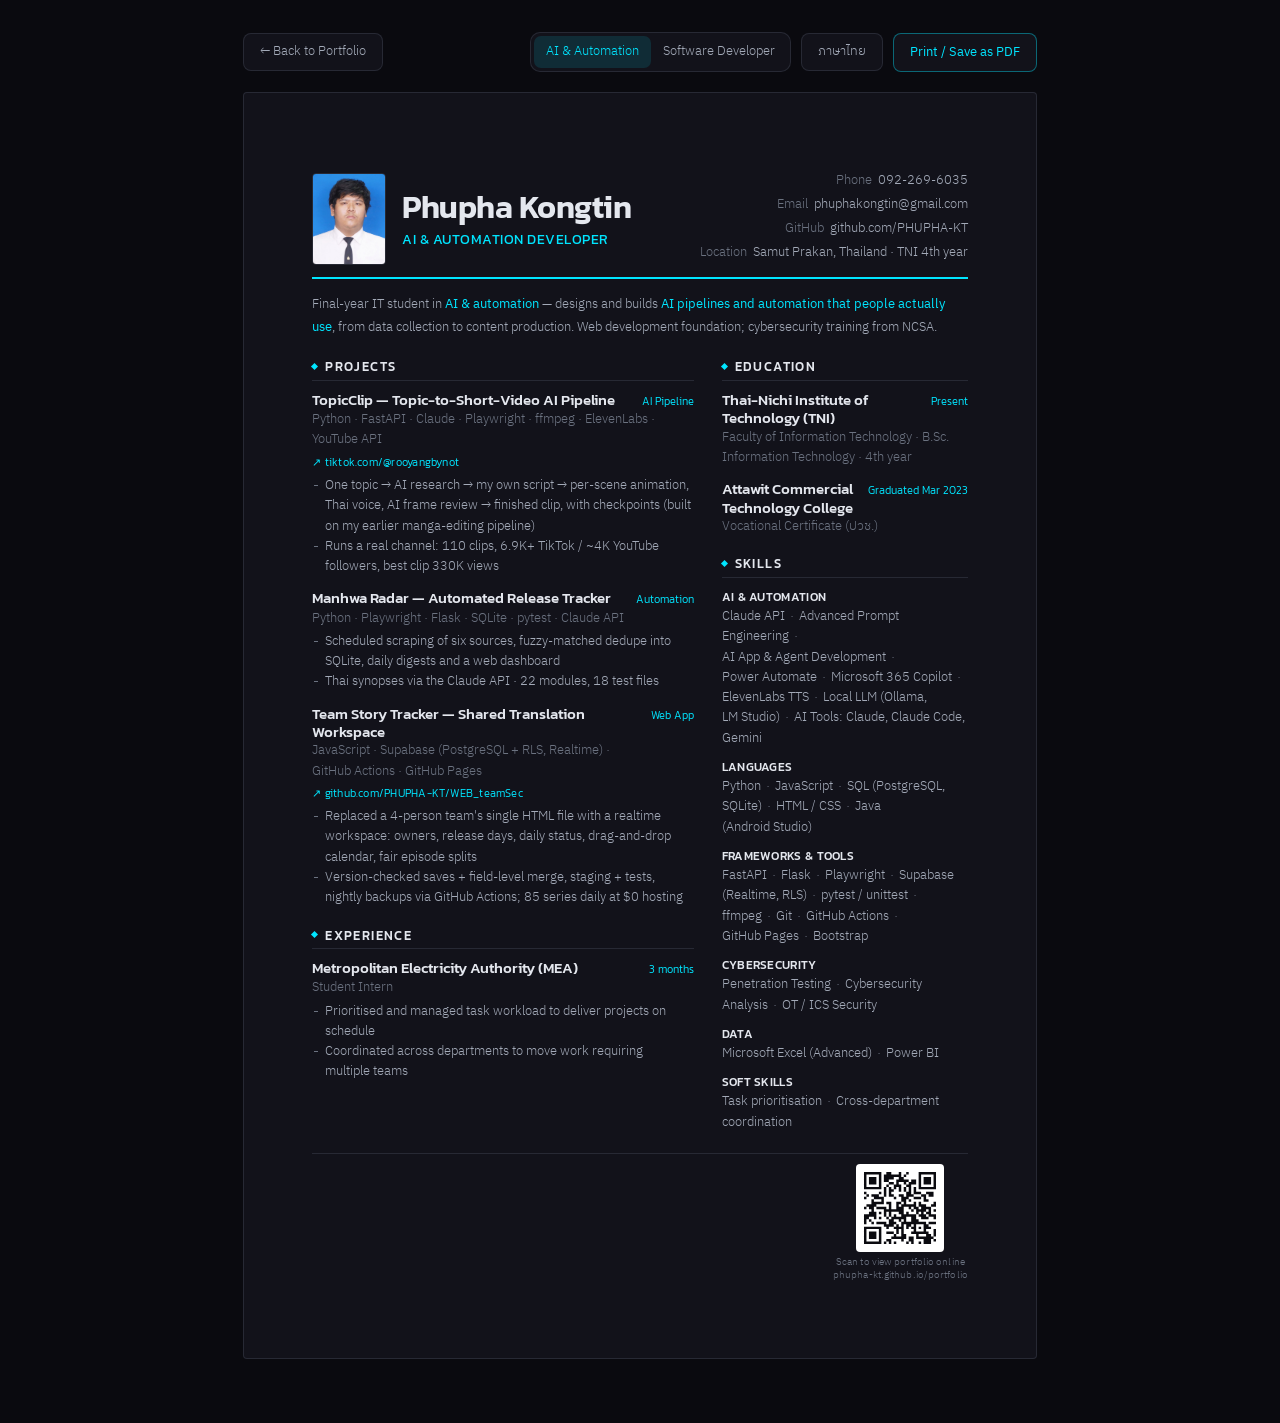
<file: resume-en.html>
<!DOCTYPE html>
<html lang="en" data-track="ai">
<head>
  <meta charset="UTF-8" />
  <meta name="viewport" content="width=device-width, initial-scale=1.0" />

  <title>Resume — Phupha Kongtin | AI &amp; Automation</title>
  <meta name="description" content="Resume of Phupha Kongtin, Information Technology student at Thai-Nichi Institute of Technology — AI &amp; automation and software development." />
  <meta name="theme-color" content="#0a0a0f" />

  <link rel="icon" href="data:image/svg+xml,%3Csvg xmlns='http://www.w3.org/2000/svg' viewBox='0 0 32 32'%3E%3Cpolygon points='16,2 29,9.5 29,24.5 16,30 3,24.5 3,9.5' fill='none' stroke='%2300e5ff' stroke-width='2.5'/%3E%3Ccircle cx='16' cy='16' r='4' fill='%2300e5ff'/%3E%3C/svg%3E" />

  <link rel="preconnect" href="https://fonts.googleapis.com" />
  <link rel="preconnect" href="https://fonts.gstatic.com" crossorigin />
  <link href="https://fonts.googleapis.com/css2?family=Kanit:wght@300;400;500;600&family=IBM+Plex+Sans+Thai:wght@300;400;500;600&display=swap" rel="stylesheet" />

  <link rel="stylesheet" href="resume.css?v=202611120557" />
  <script src="resume-track.js?v=202611120557"></script>
</head>
<body>

  <!-- Screen-only controls; hidden when printing -->
  <div class="toolbar no-print">
    <a href="index.html" class="tool-btn toolbar-spacer">← Back to Portfolio</a>
    <nav class="track-switch" aria-label="Choose a track">
      <a href="?track=ai" data-track-link="ai">AI &amp; Automation</a>
      <a href="?track=dev" data-track-link="dev">Software Developer</a>
    </nav>
    <a href="resume.html" class="tool-btn" data-keep-track>ภาษาไทย</a>
    <button class="tool-btn primary" type="button" onclick="window.print()">Print / Save as PDF</button>
  </div>

  <article class="sheet">

    <!-- ===================== HEADER ===================== -->
    <header class="r-head">
      <div class="r-head-id">
        <img class="r-photo" src="profile.jpg" alt="Phupha Kongtin" width="800" height="1059" />
        <div>
          <h1 class="r-name">Phupha Kongtin</h1>
          <p class="r-title">
            <span data-only="ai">AI &amp; AUTOMATION DEVELOPER</span>
            <span data-only="dev">SOFTWARE DEVELOPER&nbsp;· WEB</span>
          </p>
        </div>
      </div>
      <ul class="r-contact">
        <li><span class="label">Phone</span><a href="tel:+66922696035">092-269-6035</a></li>
        <li><span class="label">Email</span><a href="mailto:phuphakongtin@gmail.com">phuphakongtin@gmail.com</a></li>
        <li><span class="label">GitHub</span><a href="https://github.com/PHUPHA-KT">github.com/PHUPHA-KT</a></li>
        <li><span class="label">Location</span>Samut Prakan, Thailand&nbsp;· TNI <span class="nw">4th year</span></li>
      </ul>
    </header>

    <p class="r-summary" data-only="ai">
      Final-year IT student in <em><span class="nw">AI &amp; automation</span></em>&nbsp;— designs and builds <em>AI pipelines and automation that people actually use</em>,
      from data collection to content production. Web development foundation; cybersecurity training <span class="nw">from NCSA.</span>
    </p>
    <p class="r-summary" data-only="dev">
      Final-year IT student in <em><span class="nw">software development</span></em>&nbsp;— builds <em>web apps and backends used daily</em>,
      with tests and CI, using AI tools deliberately. Cybersecurity training <span class="nw">from NCSA.</span>
    </p>

    <div class="r-body">

      <!-- ===================== MAIN COLUMN ===================== -->
      <div class="r-main">

        <section>
          <h2 class="r-h2">Projects</h2>
          <!-- Order per track: --ai / --dev -->
          <div class="r-projects">
            <div class="entry r-proj" style="--ai: 1; --dev: 2">
              <div class="entry-top">
                <h3 class="entry-org">TopicClip&nbsp;— Topic-to-Short-Video AI Pipeline</h3>
                <span class="entry-when">AI Pipeline</span>
              </div>
              <p class="entry-role">Python&nbsp;· FastAPI&nbsp;· Claude&nbsp;· Playwright&nbsp;· ffmpeg&nbsp;· ElevenLabs&nbsp;· <span class="nw">YouTube API</span></p>
              <a class="r-proj-link" href="https://www.tiktok.com/@rooyangbynot">tiktok.com/@rooyangbynot</a>
              <ul class="entry-desc">
                <li>One topic → AI research → my own script → per-scene animation, Thai voice, AI frame review → finished clip, with checkpoints (built on my earlier manga-editing pipeline)</li>
                <li data-only="ai">Runs a real channel: 110 clips, 6.9K+ TikTok / ~4K YouTube followers, best clip 330K views</li>
                <li data-only="dev">Runs a real channel: 110 clips, 6.9K+ TikTok / ~4K YouTube followers, best clip 330K views; 136 tests</li>
              </ul>
            </div>


            <div class="entry r-proj" style="--ai: 2; --dev: 3">
              <div class="entry-top">
                <h3 class="entry-org">Manhwa Radar&nbsp;— Automated Release Tracker</h3>
                <span class="entry-when">Automation</span>
              </div>
              <p class="entry-role">Python&nbsp;· Playwright&nbsp;· Flask&nbsp;· SQLite&nbsp;· pytest&nbsp;· <span class="nw">Claude API</span></p>
              <ul class="entry-desc">
                <li>Scheduled scraping of six sources, <span class="nw">fuzzy-matched</span> dedupe into SQLite, daily digests and a web dashboard</li>
                <li data-only="ai">Thai synopses via the <span class="nw">Claude API</span>&nbsp;· 22 modules, 18 test files</li>
                <li data-only="dev">22 modules, 18 pytest files; Thai synopses via the <span class="nw">Claude API</span></li>
              </ul>
            </div>

            <div class="entry r-proj" style="--ai: 5; --dev: 4" data-only="dev">
              <div class="entry-top">
                <h3 class="entry-org">FinQuest&nbsp;— Gamified Personal Finance App</h3>
                <span class="entry-when">Mobile App</span>
              </div>
              <p class="entry-role">Two-person team project&nbsp;· with Phuminan Kuroda</p>
              <ul class="entry-desc">
                <li>Income/expense logging with a real-time balance, doughnut chart, and <span class="nw">Level &amp; XP</span> daily missions to build saving habits</li>
                <li>Financial Clinic based on the 50/30/20 rule, bill splitter with receipt photos, TH/EN and dark/light themes</li>
              </ul>
            </div>

            <div class="entry r-proj" style="--ai: 3; --dev: 1">
              <div class="entry-top">
                <h3 class="entry-org">Team Story Tracker&nbsp;— Shared Translation Workspace</h3>
                <span class="entry-when">Web App</span>
              </div>
              <p class="entry-role">JavaScript&nbsp;· Supabase (PostgreSQL + <span class="nw">RLS</span>, Realtime)&nbsp;· <span class="nw">GitHub Actions</span>&nbsp;· <span class="nw">GitHub Pages</span></p>
              <a class="r-proj-link" href="https://github.com/PHUPHA-KT/WEB_teamSec">github.com/PHUPHA-KT/WEB_teamSec</a>
              <ul class="entry-desc">
                <li>Replaced a 4-person team's single HTML file with a realtime workspace: owners, release days, daily status, drag-and-drop calendar, fair episode splits</li>
                <li>Version-checked saves + field-level merge, staging + tests, nightly backups via GitHub Actions; 85 series daily at $0 hosting</li>
              </ul>
            </div>
          </div>
        </section>

        <section>
          <h2 class="r-h2">Experience</h2>
          <div class="entry">
            <div class="entry-top">
              <h3 class="entry-org">Metropolitan Electricity <span class="nw">Authority (MEA)</span></h3>
              <span class="entry-when">3 months</span>
            </div>
            <p class="entry-role">Student Intern</p>
            <ul class="entry-desc">
              <li>Prioritised and managed task workload to deliver projects on schedule</li>
              <li>Coordinated across departments to move work requiring <span class="nw">multiple teams</span></li>
            </ul>
          </div>
        </section>

      </div>

      <!-- ===================== SIDE COLUMN ===================== -->
      <div class="r-side">

        <section>
          <h2 class="r-h2">Education</h2>
          <div class="entry">
            <div class="entry-top">
              <h3 class="entry-org">Thai-Nichi Institute of <span class="nw">Technology (TNI)</span></h3>
              <span class="entry-when">Present</span>
            </div>
            <p class="entry-role">Faculty of Information Technology&nbsp;· B.Sc. Information Technology&nbsp;· <span class="nw">4th year</span></p>
          </div>
          <div class="entry">
            <div class="entry-top">
              <h3 class="entry-org">Attawit Commercial Technology College</h3>
              <span class="entry-when">Graduated Mar 2023</span>
            </div>
            <p class="entry-role">Vocational Certificate (ปวช.)</p>
          </div>
        </section>

        <section>
          <h2 class="r-h2">Skills</h2>
          <!-- Order per track: --ai / --dev -->
          <div class="r-skills">
            <div class="skill-row" style="--ai: 1; --dev: 3">
              <p class="skill-name">AI &amp; AUTOMATION</p>
              <p class="skill-list">
                <span class="nw">Claude API</span><span class="sep">·</span><wbr>Advanced Prompt Engineering<span class="sep">·</span><wbr><span class="nw">AI App &amp; Agent Development</span><span class="sep">·</span><wbr><span class="nw">Power Automate</span><span class="sep">·</span><wbr><span class="nw">Microsoft 365 Copilot</span><span class="sep">·</span><wbr>ElevenLabs TTS<span class="sep">·</span><wbr>Local LLM (Ollama, <span class="nw">LM Studio</span>)<span class="sep">·</span><wbr>AI Tools: Claude, <span class="nw">Claude Code</span>, Gemini
              </p>
            </div>

            <div class="skill-row" style="--ai: 2; --dev: 1">
              <p class="skill-name">LANGUAGES</p>
              <p class="skill-list">
                Python<span class="sep">·</span><wbr>JavaScript<span class="sep">·</span><wbr>SQL (PostgreSQL, SQLite)<span class="sep">·</span><wbr>HTML / CSS<span class="sep">·</span><wbr>Java (<span class="nw">Android Studio</span>)
              </p>
            </div>

            <div class="skill-row" style="--ai: 3; --dev: 2">
              <p class="skill-name">FRAMEWORKS &amp; TOOLS</p>
              <p class="skill-list">
                FastAPI<span class="sep">·</span><wbr>Flask<span class="sep">·</span><wbr>Playwright<span class="sep">·</span><wbr>Supabase (Realtime, <span class="nw">RLS</span>)<span class="sep">·</span><wbr>pytest / unittest<span class="sep">·</span><wbr>ffmpeg<span class="sep">·</span><wbr>Git<span class="sep">·</span><wbr><span class="nw">GitHub Actions</span><span class="sep">·</span><wbr><span class="nw">GitHub Pages</span><span class="sep">·</span><wbr>Bootstrap
              </p>
            </div>

            <div class="skill-row" style="--ai: 5; --dev: 4">
              <p class="skill-name">DATA</p>
              <p class="skill-list">
                Microsoft Excel (Advanced)<span class="sep">·</span><wbr><span class="nw">Power BI</span>
              </p>
            </div>

            <div class="skill-row" style="--ai: 4; --dev: 5">
              <p class="skill-name">CYBERSECURITY</p>
              <p class="skill-list">
                Penetration Testing<span class="sep">·</span><wbr>Cybersecurity Analysis<span class="sep">·</span><wbr>OT / ICS Security
              </p>
            </div>

            <div class="skill-row" style="--ai: 6; --dev: 6">
              <p class="skill-name">SOFT SKILLS</p>
              <p class="skill-list">
                Task prioritisation<span class="sep">·</span><wbr>Cross-department coordination
              </p>
            </div>
          </div>
        </section>

      </div>
    </div>

    <footer class="r-foot">
      <figure class="r-qr">
        <img src="qr.svg" alt="QR code to online portfolio" width="88" height="88" />
        <figcaption>Scan to view portfolio online<br />phupha-kt.github.io/portfolio</figcaption>
      </figure>
    </footer>

  </article>

</body>
</html>
</file>
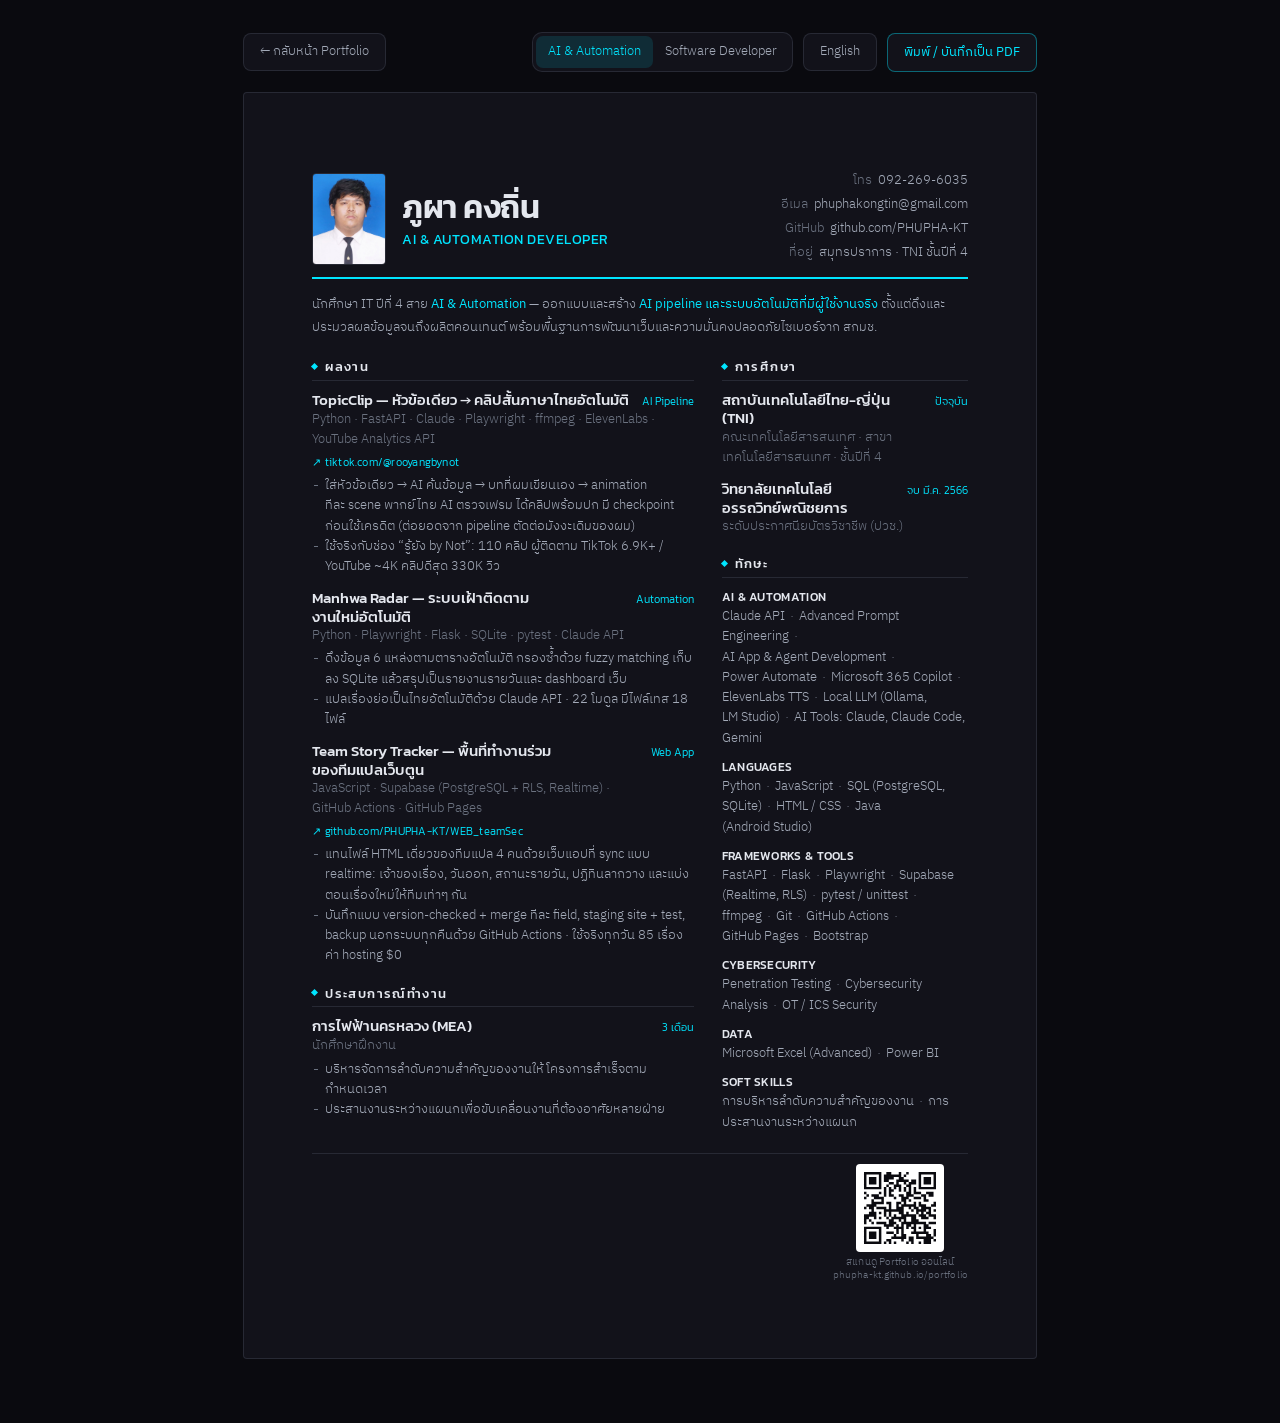
<file: resume.html>
<!DOCTYPE html>
<html lang="th" data-track="ai">
<head>
  <meta charset="UTF-8" />
  <meta name="viewport" content="width=device-width, initial-scale=1.0" />

  <title>Resume — ภูผา คงถิ่น | AI &amp; Automation</title>
  <meta name="description" content="เรซูเม่ของ ภูผา คงถิ่น นักศึกษาเทคโนโลยีสารสนเทศ สถาบันเทคโนโลยีไทย-ญี่ปุ่น — AI &amp; Automation และ Software Development" />
  <meta name="theme-color" content="#0a0a0f" />

  <link rel="icon" href="data:image/svg+xml,%3Csvg xmlns='http://www.w3.org/2000/svg' viewBox='0 0 32 32'%3E%3Cpolygon points='16,2 29,9.5 29,24.5 16,30 3,24.5 3,9.5' fill='none' stroke='%2300e5ff' stroke-width='2.5'/%3E%3Ccircle cx='16' cy='16' r='4' fill='%2300e5ff'/%3E%3C/svg%3E" />

  <link rel="preconnect" href="https://fonts.googleapis.com" />
  <link rel="preconnect" href="https://fonts.gstatic.com" crossorigin />
  <link href="https://fonts.googleapis.com/css2?family=Kanit:wght@300;400;500;600&family=IBM+Plex+Sans+Thai:wght@300;400;500;600&display=swap" rel="stylesheet" />

  <link rel="stylesheet" href="resume.css?v=202611120557" />
  <script src="resume-track.js?v=202611120557"></script>
</head>
<body>

  <!-- Screen-only controls; hidden when printing -->
  <div class="toolbar no-print">
    <a href="index.html" class="tool-btn toolbar-spacer">← กลับหน้า Portfolio</a>
    <nav class="track-switch" aria-label="เลือกสายงาน">
      <a href="?track=ai" data-track-link="ai">AI &amp; Automation</a>
      <a href="?track=dev" data-track-link="dev">Software Developer</a>
    </nav>
    <a href="resume-en.html" class="tool-btn" data-keep-track>English</a>
    <button class="tool-btn primary" type="button" onclick="window.print()">พิมพ์ / บันทึกเป็น PDF</button>
  </div>

  <article class="sheet">

    <!-- ===================== HEADER ===================== -->
    <header class="r-head">
      <div class="r-head-id">
        <img class="r-photo" src="profile.jpg" alt="ภูผา คงถิ่น" width="800" height="1059" />
        <div>
          <h1 class="r-name">ภูผา คงถิ่น</h1>
          <p class="r-title">
            <span data-only="ai">AI &amp; AUTOMATION DEVELOPER</span>
            <span data-only="dev">SOFTWARE DEVELOPER&nbsp;· WEB</span>
          </p>
        </div>
      </div>
      <ul class="r-contact">
        <li><span class="label">โทร</span><a href="tel:+66922696035">092-269-6035</a></li>
        <li><span class="label">อีเมล</span><a href="mailto:phuphakongtin@gmail.com">phuphakongtin@gmail.com</a></li>
        <li><span class="label">GitHub</span><a href="https://github.com/PHUPHA-KT">github.com/PHUPHA-KT</a></li>
        <li><span class="label">ที่อยู่</span>สมุทรปราการ&nbsp;· TNI <span class="nw">ชั้นปีที่ 4</span></li>
      </ul>
    </header>

    <p class="r-summary" data-only="ai">
      นักศึกษา IT ปีที่ 4 สาย <em><span class="nw">AI &amp; Automation</span></em>&nbsp;— ออกแบบและสร้าง<em> AI pipeline และ<span class="nw">ระบบอัตโนมัติ</span>ที่มีผู้ใช้งานจริง</em>
      ตั้งแต่ดึงและประมวลผลข้อมูลจนถึงผลิตคอนเทนต์ พร้อมพื้นฐานการพัฒนาเว็บและ<span class="nw">ความมั่นคงปลอดภัยไซเบอร์</span>จาก <span class="nw">สกมช.</span>
    </p>
    <p class="r-summary" data-only="dev">
      นักศึกษา IT ปีที่ 4 สาย <em><span class="nw">Software Development</span></em>&nbsp;— สร้าง<em>เว็บแอปและ backend ที่ใช้งานจริงทุกวัน</em>
      ใส่ใจคุณภาพด้วย test และ CI ใช้ AI เร่งงานอย่างเป็นระบบ พร้อมพื้นฐาน<span class="nw">ความมั่นคงปลอดภัยไซเบอร์</span>จาก <span class="nw">สกมช.</span>
    </p>

    <div class="r-body">

      <!-- ===================== MAIN COLUMN ===================== -->
      <div class="r-main">

        <section>
          <h2 class="r-h2">ผลงาน</h2>
          <!-- Order per track: --ai / --dev -->
          <div class="r-projects">
            <div class="entry r-proj" style="--ai: 1; --dev: 2">
              <div class="entry-top">
                <h3 class="entry-org">TopicClip&nbsp;— <span class="nw">หัวข้อเดียว</span> → <span class="nw">คลิปสั้นภาษาไทยอัตโนมัติ</span></h3>
                <span class="entry-when">AI Pipeline</span>
              </div>
              <p class="entry-role">Python&nbsp;· FastAPI&nbsp;· Claude&nbsp;· Playwright&nbsp;· ffmpeg&nbsp;· ElevenLabs&nbsp;· <span class="nw">YouTube Analytics API</span></p>
              <a class="r-proj-link" href="https://www.tiktok.com/@rooyangbynot">tiktok.com/@rooyangbynot</a>
              <ul class="entry-desc">
                <li>ใส่หัวข้อเดียว → AI ค้นข้อมูล → บทที่ผมเขียนเอง → animation <span class="nw">ทีละ scene</span> พากย์ไทย AI ตรวจเฟรม ได้คลิปพร้อมปก มี checkpoint ก่อนใช้เครดิต (ต่อยอดจาก pipeline ตัดต่อมังงะเดิมของผม)</li>
                <li data-only="ai">ใช้จริงกับช่อง “รู้ยัง by Not”: 110 คลิป ผู้ติดตาม TikTok 6.9K+ / YouTube ~4K คลิปดีสุด 330K วิว</li>
                <li data-only="dev">ใช้จริงกับช่อง “รู้ยัง by Not”: 110 คลิป ผู้ติดตาม TikTok 6.9K+ / YouTube ~4K คลิปดีสุด 330K วิว&nbsp;· 136 tests</li>
              </ul>
            </div>


            <div class="entry r-proj" style="--ai: 2; --dev: 3">
              <div class="entry-top">
                <h3 class="entry-org">Manhwa Radar&nbsp;— <span class="nw">ระบบเฝ้าติดตาม</span><span class="nw">งานใหม่อัตโนมัติ</span></h3>
                <span class="entry-when">Automation</span>
              </div>
              <p class="entry-role">Python&nbsp;· Playwright&nbsp;· Flask&nbsp;· SQLite&nbsp;· pytest&nbsp;· <span class="nw">Claude API</span></p>
              <ul class="entry-desc">
                <li>ดึงข้อมูล 6 แหล่งตามตารางอัตโนมัติ กรองซ้ำด้วย <span class="nw">fuzzy matching</span> เก็บลง SQLite แล้วสรุปเป็นรายงาน<span class="nw">รายวัน</span>และ dashboard เว็บ</li>
                <li data-only="ai">แปลเรื่องย่อเป็นไทยอัตโนมัติด้วย <span class="nw">Claude API</span>&nbsp;· 22 โมดูล มีไฟล์เทส 18 ไฟล์</li>
                <li data-only="dev">22 โมดูล ทดสอบด้วย pytest 18 ไฟล์ และแปลเรื่องย่อเป็นไทยอัตโนมัติด้วย <span class="nw">Claude API</span></li>
              </ul>
            </div>

            <div class="entry r-proj" style="--ai: 5; --dev: 4" data-only="dev">
              <div class="entry-top">
                <h3 class="entry-org">FinQuest&nbsp;— <span class="nw">แอปการเงินส่วนตัวแบบเกม</span></h3>
                <span class="entry-when">Mobile App</span>
              </div>
              <p class="entry-role">โปรเจกต์ทีม 2 คน&nbsp;· ร่วมพัฒนากับ <span class="nw">ภูมินันท์ คูโรดะ</span></p>
              <ul class="entry-desc">
                <li>บันทึก<span class="nw">รายรับ-รายจ่าย</span> สรุปยอดแบบ real-time พร้อม doughnut chart และระบบ <span class="nw">Level &amp; XP</span> กับ<span class="nw">ภารกิจประจำวัน</span></li>
                <li>Financial Clinic วิเคราะห์<span class="nw">สุขภาพการเงิน</span>ตามหลัก 50/30/20, Bill Splitter <span class="nw">หารบิล</span>พร้อมถ่ายรูปบิล, รองรับ TH/EN และ Dark/Light mode</li>
              </ul>
            </div>

            <div class="entry r-proj" style="--ai: 3; --dev: 1">
              <div class="entry-top">
                <h3 class="entry-org">Team Story Tracker&nbsp;— <span class="nw">พื้นที่ทำงานร่วม</span><span class="nw">ของทีมแปลเว็บตูน</span></h3>
                <span class="entry-when">Web App</span>
              </div>
              <p class="entry-role">JavaScript&nbsp;· Supabase (PostgreSQL + <span class="nw">RLS</span>, Realtime)&nbsp;· <span class="nw">GitHub Actions</span>&nbsp;· <span class="nw">GitHub Pages</span></p>
              <a class="r-proj-link" href="https://github.com/PHUPHA-KT/WEB_teamSec">github.com/PHUPHA-KT/WEB_teamSec</a>
              <ul class="entry-desc">
                <li>แทนไฟล์ HTML เดี่ยวของทีมแปล 4 คนด้วยเว็บแอปที่ sync แบบ realtime: เจ้าของเรื่อง, วันออก, <span class="nw">สถานะรายวัน</span>, ปฏิทินลากวาง และแบ่งตอน<span class="nw">เรื่องใหม่</span>ให้ทีมเท่าๆ กัน</li>
                <li>บันทึกแบบ version-checked + merge ทีละ field, staging site + test, backup นอกระบบทุกคืนด้วย <span class="nw">GitHub Actions</span>&nbsp;· ใช้จริงทุกวัน 85 เรื่อง ค่า hosting $0</li>
              </ul>
            </div>
          </div>
        </section>

        <section>
          <h2 class="r-h2">ประสบการณ์ทำงาน</h2>
          <div class="entry">
            <div class="entry-top">
              <h3 class="entry-org">การไฟฟ้านครหลวง (MEA)</h3>
              <span class="entry-when">3 เดือน</span>
            </div>
            <p class="entry-role">นักศึกษาฝึกงาน</p>
            <ul class="entry-desc">
              <li>บริหารจัดการลำดับความสำคัญของงานให้โครงการสำเร็จตาม<span class="nw">กำหนดเวลา</span></li>
              <li><span class="nw">ประสานงาน</span><span class="nw">ระหว่างแผนก</span>เพื่อขับเคลื่อนงานที่ต้องอาศัย<span class="nw">หลายฝ่าย</span></li>
            </ul>
          </div>
        </section>

      </div>

      <!-- ===================== SIDE COLUMN ===================== -->
      <div class="r-side">

        <section>
          <h2 class="r-h2">การศึกษา</h2>
          <div class="entry">
            <div class="entry-top">
              <h3 class="entry-org"><span class="nw">สถาบันเทคโนโลยีไทย-ญี่ปุ่น</span> (TNI)</h3>
              <span class="entry-when">ปัจจุบัน</span>
            </div>
            <p class="entry-role">คณะ<span class="nw">เทคโนโลยีสารสนเทศ&nbsp;·</span> สาขา<span class="nw">เทคโนโลยีสารสนเทศ&nbsp;·</span> <span class="nw">ชั้นปีที่ 4</span></p>
          </div>
          <div class="entry">
            <div class="entry-top">
              <h3 class="entry-org">วิทยาลัยเทคโนโลยี<span class="nw">อรรถวิทย์พณิชยการ</span></h3>
              <span class="entry-when">จบ มี.ค. 2566</span>
            </div>
            <p class="entry-role">ระดับ<span class="nw">ประกาศนียบัตรวิชาชีพ</span> (ปวช.)</p>
          </div>
        </section>

        <section>
          <h2 class="r-h2">ทักษะ</h2>
          <!-- Order per track: --ai / --dev -->
          <div class="r-skills">
            <div class="skill-row" style="--ai: 1; --dev: 3">
              <p class="skill-name">AI &amp; AUTOMATION</p>
              <p class="skill-list">
                <span class="nw">Claude API</span><span class="sep">·</span><wbr>Advanced Prompt Engineering<span class="sep">·</span><wbr><span class="nw">AI App &amp; Agent Development</span><span class="sep">·</span><wbr><span class="nw">Power Automate</span><span class="sep">·</span><wbr><span class="nw">Microsoft 365 Copilot</span><span class="sep">·</span><wbr>ElevenLabs TTS<span class="sep">·</span><wbr>Local LLM (Ollama, <span class="nw">LM Studio</span>)<span class="sep">·</span><wbr>AI Tools: Claude, <span class="nw">Claude Code</span>, Gemini
              </p>
            </div>

            <div class="skill-row" style="--ai: 2; --dev: 1">
              <p class="skill-name">LANGUAGES</p>
              <p class="skill-list">
                Python<span class="sep">·</span><wbr>JavaScript<span class="sep">·</span><wbr>SQL (PostgreSQL, SQLite)<span class="sep">·</span><wbr>HTML / CSS<span class="sep">·</span><wbr>Java (<span class="nw">Android Studio</span>)
              </p>
            </div>

            <div class="skill-row" style="--ai: 3; --dev: 2">
              <p class="skill-name">FRAMEWORKS &amp; TOOLS</p>
              <p class="skill-list">
                FastAPI<span class="sep">·</span><wbr>Flask<span class="sep">·</span><wbr>Playwright<span class="sep">·</span><wbr>Supabase (Realtime, <span class="nw">RLS</span>)<span class="sep">·</span><wbr>pytest / unittest<span class="sep">·</span><wbr>ffmpeg<span class="sep">·</span><wbr>Git<span class="sep">·</span><wbr><span class="nw">GitHub Actions</span><span class="sep">·</span><wbr><span class="nw">GitHub Pages</span><span class="sep">·</span><wbr>Bootstrap
              </p>
            </div>

            <div class="skill-row" style="--ai: 5; --dev: 4">
              <p class="skill-name">DATA</p>
              <p class="skill-list">
                Microsoft Excel (Advanced)<span class="sep">·</span><wbr><span class="nw">Power BI</span>
              </p>
            </div>

            <div class="skill-row" style="--ai: 4; --dev: 5">
              <p class="skill-name">CYBERSECURITY</p>
              <p class="skill-list">
                Penetration Testing<span class="sep">·</span><wbr>Cybersecurity Analysis<span class="sep">·</span><wbr>OT / ICS Security
              </p>
            </div>

            <div class="skill-row" style="--ai: 6; --dev: 6">
              <p class="skill-name">SOFT SKILLS</p>
              <p class="skill-list">
                การบริหารลำดับความสำคัญของงาน<span class="sep">·</span><wbr>การ<span class="nw">ประสานงาน</span><span class="nw">ระหว่างแผนก</span>
              </p>
            </div>
          </div>
        </section>

      </div>
    </div>

    <footer class="r-foot">
      <figure class="r-qr">
        <img src="qr.svg" alt="QR code เข้าดู Portfolio ออนไลน์" width="88" height="88" />
        <figcaption>สแกนดู Portfolio ออนไลน์<br />phupha-kt.github.io/portfolio</figcaption>
      </figure>
    </footer>

  </article>

</body>
</html>
</file>
<file: resume.css>
/* ============================================================
   PHUPHA KONGTHIN — Resume
   Screen: dark, matches the portfolio.
   Print:  light A4, ink-frugal, one page.
   Shared by resume.html (TH) and resume-en.html (EN).
   ============================================================ */

:root {
  --bg-0: #0a0a0f;
  --bg-1: #12121a;
  --line: rgba(148, 163, 184, 0.16);
  --text-hi: #e4e7ee;
  --text-mid: #a3aab8;
  --text-low: #6b7280;
  --accent: #00e5ff;

  --font-display: "Kanit", sans-serif;
  --font-body: "IBM Plex Sans Thai", sans-serif;

  --sheet-pad: 20mm 18mm;
}

*, *::before, *::after { box-sizing: border-box; margin: 0; padding: 0; }

body {
  background: var(--bg-0);
  color: var(--text-mid);
  font-family: var(--font-body);
  font-size: 10.5pt;
  line-height: 1.6;
  font-weight: 300;
  padding: 32px 16px 64px;
}

h1, h2, h3 { font-family: var(--font-display); color: var(--text-hi); line-height: 1.25; font-weight: 500; }
a { color: inherit; text-decoration: none; }
ul { list-style: none; }
strong { color: var(--text-hi); font-weight: 500; }

/* ---------- Toolbar (screen only) ---------- */
.toolbar {
  width: min(210mm, 100%);
  margin: 0 auto 20px;
  display: flex;
  gap: 10px;
  flex-wrap: wrap;
  align-items: center;
  justify-content: flex-end;
}
.tool-btn {
  font-family: var(--font-body);
  font-size: 9.5pt;
  color: var(--text-mid);
  background: var(--bg-1);
  border: 1px solid var(--line);
  border-radius: 8px;
  padding: 8px 16px;
  cursor: pointer;
  transition: color 200ms, border-color 200ms, background 200ms;
}
.tool-btn:hover { color: var(--text-hi); border-color: rgba(0, 229, 255, 0.4); }
.tool-btn.primary {
  color: var(--accent);
  border-color: rgba(0, 229, 255, 0.4);
}
.tool-btn.primary:hover { background: rgba(0, 229, 255, 0.1); }
.toolbar-spacer { margin-right: auto; }

/* ---------- Track variants (AI & Automation / Software Developer) ---------- */
[data-track="ai"] [data-only="dev"],
[data-track="dev"] [data-only="ai"] { display: none !important; }

.r-projects { display: flex; flex-direction: column; gap: 12px; }
.r-skills { display: flex; flex-direction: column; gap: 9px; }
.r-projects > .entry + .entry,
.r-skills > .skill-row + .skill-row { margin-top: 0; }
[data-track="ai"] .r-projects > *, [data-track="ai"] .r-skills > * { order: var(--ai); }
[data-track="dev"] .r-projects > *, [data-track="dev"] .r-skills > * { order: var(--dev); }

.track-switch {
  display: inline-flex;
  padding: 3px;
  border: 1px solid var(--line);
  border-radius: 10px;
  background: var(--bg-1);
}
.track-switch a {
  padding: 6px 12px;
  border-radius: 7px;
  font-size: 9.5pt;
  color: var(--text-mid);
  transition: color 200ms, background 200ms;
}
.track-switch a:hover { color: var(--text-hi); }
.track-switch a[aria-current="page"] { background: rgba(0, 229, 255, 0.12); color: var(--accent); }
/* ---------- The sheet ---------- */
/* Keep Thai phrases intact — the browser's Thai line breaking can split words. */
.nw { white-space: nowrap; }

.sheet {
  width: min(210mm, 100%);
  min-height: 297mm;
  margin: 0 auto;
  padding: var(--sheet-pad);
  background: var(--bg-1);
  border: 1px solid var(--line);
  border-radius: 4px;
}

/* ---------- Header ---------- */
.r-head {
  display: flex;
  justify-content: space-between;
  align-items: flex-end;
  gap: 16px;
  flex-wrap: wrap;
  padding-bottom: 12px;
  border-bottom: 2px solid var(--accent);
}
.r-head-id { display: flex; align-items: center; gap: 16px; }
.r-photo {
  width: 74px;
  height: 92px;
  object-fit: cover;
  object-position: center 18%;
  border-radius: 4px;
  border: 1px solid var(--line);
  flex: none;
}
.r-name { font-size: 24pt; font-weight: 600; letter-spacing: -0.5px; }
.r-title {
  font-family: var(--font-display);
  font-size: 10.5pt;
  color: var(--accent);
  font-weight: 400;
  letter-spacing: 0.5px;
  margin-top: 2px;
}
.r-contact { font-size: 9.5pt; text-align: right; line-height: 1.9; }
.r-contact li { white-space: nowrap; }
.r-contact .label { color: var(--text-low); margin-right: 6px; }

/* ---------- Summary ---------- */
.r-summary {
  margin-top: 14px;
  font-size: 10pt;
  line-height: 1.7;
}
.r-summary em { color: var(--accent); font-style: normal; font-weight: 400; }

/* ---------- Body grid ---------- */
.r-body {
  display: grid;
  grid-template-columns: 1.55fr 1fr;
  gap: 0 28px;
  margin-top: 20px;
}
.r-main > section + section,
.r-side > section + section { margin-top: 18px; }

/* ---------- Section headings ---------- */
.r-h2 {
  font-size: 10pt;
  letter-spacing: 1.4px;
  text-transform: uppercase;
  color: var(--text-hi);
  padding-bottom: 5px;
  margin-bottom: 10px;
  border-bottom: 1px solid var(--line);
  display: flex;
  align-items: center;
  gap: 8px;
}
.r-h2::before {
  content: "";
  width: 5px;
  height: 5px;
  background: var(--accent);
  transform: rotate(45deg);
  flex: none;
}

/* ---------- Entries (experience / education) ---------- */
.entry + .entry { margin-top: 12px; }
.entry-top {
  display: flex;
  justify-content: space-between;
  align-items: baseline;
  gap: 12px;
}
.entry-org { font-size: 11pt; font-weight: 500; }
.entry-when {
  font-size: 8.5pt;
  color: var(--accent);
  white-space: nowrap;
  font-family: var(--font-display);
}
.entry-role { font-size: 9.5pt; color: var(--text-low); }
.entry-desc { font-size: 9.5pt; margin-top: 3px; }
.entry-desc li { padding-left: 13px; position: relative; }
.entry-desc li::before {
  content: "";
  position: absolute;
  left: 2px;
  top: 0.72em;
  width: 4px;
  height: 1px;
  background: var(--text-low);
}

/* ---------- Project demo link ---------- */
.r-proj-link {
  display: inline-block;
  margin-top: 1px;
  font-size: 8.5pt;
  color: var(--accent);
  font-family: var(--font-display);
  letter-spacing: 0.02em;
}
.r-proj-link::before { content: "↗ "; }

/* ---------- Skills ---------- */
.skill-row + .skill-row { margin-top: 9px; }
.skill-name {
  font-family: var(--font-display);
  font-size: 9pt;
  color: var(--text-hi);
  font-weight: 500;
  letter-spacing: 0.3px;
}
.skill-list { font-size: 9.5pt; color: var(--text-mid); }
.skill-list .sep { color: var(--text-low); margin: 0 5px; }

/* ---------- Footer note ---------- */
.r-foot {
  margin-top: 20px;
  padding-top: 10px;
  border-top: 1px solid var(--line);
  font-size: 8.5pt;
  color: var(--text-low);
  display: flex;
  justify-content: flex-end;
  align-items: center;
  gap: 12px;
  flex-wrap: wrap;
}
.r-foot-info { display: flex; flex-direction: column; gap: 2px; }

/* QR block: scan to open the live portfolio */
.r-qr {
  display: flex;
  flex-direction: column;
  align-items: center;
  gap: 4px;
  text-align: center;
}
.r-qr img {
  width: 88px;
  height: 88px;
  background: #fff;
  padding: 3px;
  border-radius: 4px;
}
.r-qr figcaption {
  font-size: 7.5pt;
  line-height: 1.3;
  color: var(--text-low);
  letter-spacing: 0.01em;
}

/* ============================================================
   Narrow screens: stack the two columns
   ============================================================ */
@media screen and (max-width: 700px) {
  body { padding: 20px 12px 48px; font-size: 11pt; }
  :root { --sheet-pad: 24px 20px; }
  .sheet { min-height: 0; }
  .r-body { grid-template-columns: 1fr; gap: 0; }
  .r-side { margin-top: 18px; }
  .r-contact { text-align: left; }
  .toolbar { justify-content: stretch; }
  .toolbar-spacer { display: none; }
  .tool-btn { flex: 1; }
  .track-switch { width: 100%; }
  .track-switch a { flex: 1; text-align: center; }
}

/* ============================================================
   PRINT — A4, light, one page
   ============================================================ */
@page {
  size: A4;
  margin: 13mm 14mm;
}

@media print {
  /* Force the light palette; keep the accent as a print-safe teal */
  :root {
    --bg-0: #ffffff;
    --bg-1: #ffffff;
    --line: #d4d8e0;
    --text-hi: #111318;
    --text-mid: #33383f;
    --text-low: #6b7280;
    --accent: #0088a8;
  }

  html, body { background: #fff; }
  body {
    padding: 0;
    font-size: 10.3pt;
    line-height: 1.53;
    -webkit-print-color-adjust: exact;
    print-color-adjust: exact;
  }

  .toolbar, .no-print { display: none !important; }

  .sheet {
    width: auto;
    min-height: 0;
    margin: 0;
    padding: 0;
    border: 0;
    border-radius: 0;
    background: #fff;
  }

  /* Vertical rhythm tuned so the content fills one A4 page without spilling.
     Measured at the true A4 printable width (182mm), where text wraps more
     than on a wide screen — keep a few mm of headroom. */
  .r-head { padding-bottom: 11px; }
  .r-photo { width: 76px; height: 95px; }
  .r-name { font-size: 23pt; }
  .r-title { font-size: 10pt; }
  .r-contact { font-size: 9pt; line-height: 1.75; }
  .r-summary { font-size: 9.3pt; margin-top: 8px; line-height: 1.45; }
  .r-body { margin-top: 10px; gap: 0 22px; }
  .r-main > section + section,
  .r-side > section + section { margin-top: 8px; }
  .r-h2 { font-size: 9.5pt; padding-bottom: 4px; margin-bottom: 7px; }
  .entry + .entry { margin-top: 7px; }
  .entry-org { font-size: 11pt; }
  .entry-role { font-size: 9pt; }
  .entry-desc, .skill-list { font-size: 9.3pt; }
  .entry-desc { margin-top: 3px; line-height: 1.35; }
  .entry-when { font-size: 8.5pt; }
  .skill-name { font-size: 9pt; }
  .skill-list { line-height: 1.35; }
  .r-skills { gap: 6px; }
  .r-projects { gap: 8px; }
  .r-foot { margin-top: 14px; padding-top: 9px; font-size: 8.5pt; }
  .r-qr img { width: 22mm; height: 22mm; padding: 0; }
  .r-qr figcaption { font-size: 7pt; }

  /* Never split an entry or a heading across pages */
  .entry, .skill-row { break-inside: avoid; }
  .r-h2 { break-after: avoid; }
  section { break-inside: avoid-page; }

  a { color: inherit; }
}
</file>
